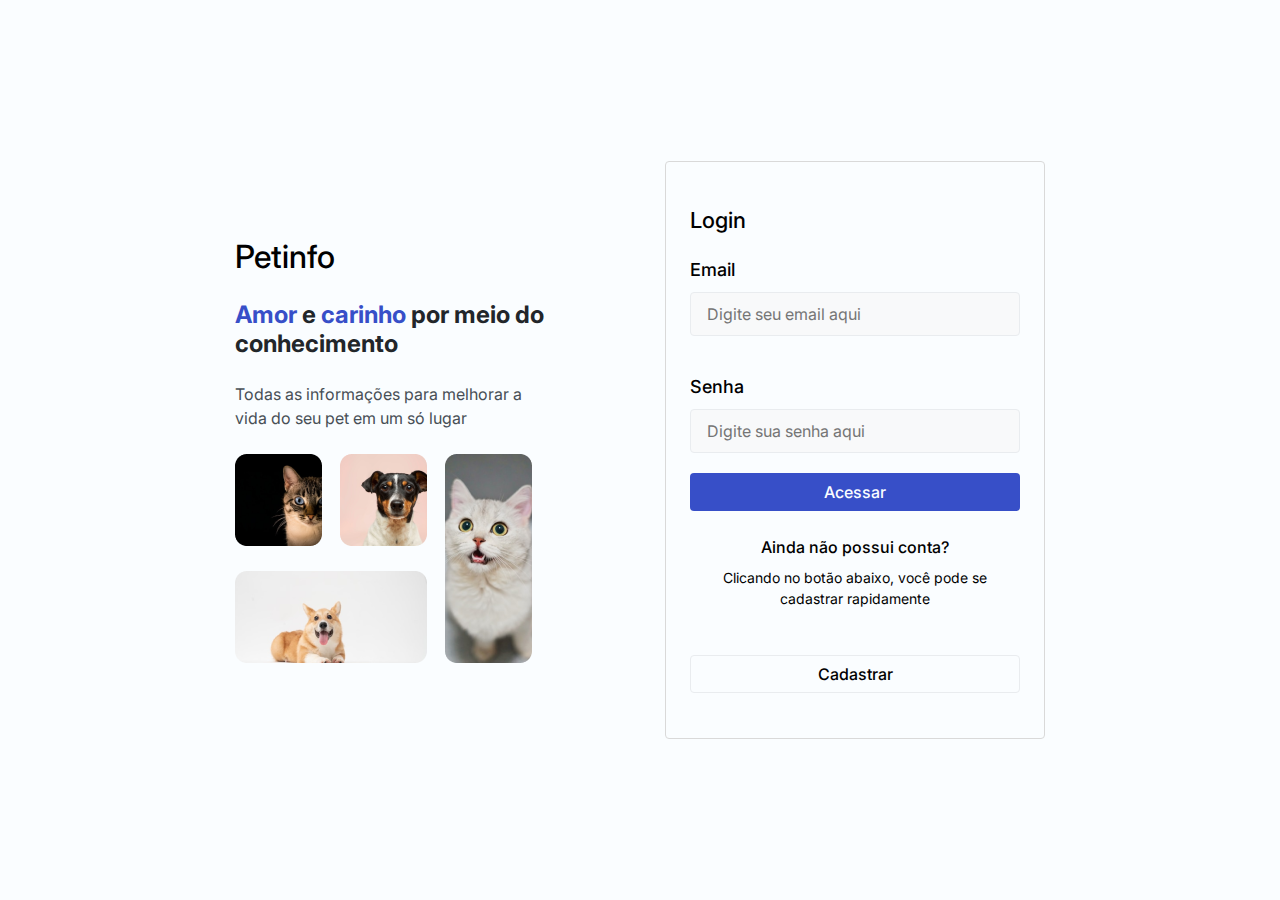
<file: index.html>
<!DOCTYPE html>
<html lang="pt-br">
<head>
  <meta charset="UTF-8">
  <meta http-equiv="X-UA-Compatible" content="IE=edge">
  <meta name="viewport" content="width=device-width, initial-scale=1.0">

  <link rel="stylesheet" href="./src/styles/globalStyles.css">
  <link rel="stylesheet" href="./src/styles/effects.css">
  <link rel="stylesheet" href="./src/styles/styles.css">
  <link rel="stylesheet" href="./src/styles/login.css">

  <title>Petinfo - Faça seu login</title>
</head>
<body>
  <div class="containerDiv">
    <header class="hContainer">
      <h1>Petinfo</h1>
      <h2><span>Amor</span> e <span>carinho</span> por meio do conhecimento</h2>
      <p>Todas as informações para melhorar a vida do seu pet em um só lugar</p>
      <figure class="imgDiv">
      <img src="./src/assets/img/login/pet1.png" alt="" class="petImg img1">
      <img src="./src/assets/img/login/pet2.png" alt="" class="petImg img2">
      <img src="./src/assets/img/login/pet3.png" alt="" class="petImg img3">
      <img src="./src/assets/img/login/pet4.png" alt="" class="petImg img4">
      </figure>
    </header>
    <main class="mContainer">
        <form class="registerForm">
  
          <h3>Login</h3>
          <label for="loginEmail" class="inputLabel">Email
            <input id="loginEmail" type="email" class="dataInput" placeholder="Digite seu email aqui">
          </label>
          <p class="emailMessage hidden">O Email está incorreto</p>
          <label for="loginPassword" class="inputLabel">Senha
            <input id="loginPassword" type="password" class="dataInput" placeholder="Digite sua senha aqui">
          </label>
          <p class="passwordMessage hidden">A senha está incorreta</p>

          <button class="submit" disabled>Acessar</button>
          <div class="accountQuestion">
            <span>Ainda não possui conta?</span>
            <p>Clicando no botão abaixo, você pode se cadastrar rapidamente</p>
          </div>
          <button class="goBackTo">Cadastrar</button>

        </form>
    </main>
  </div>
  <script type="module" src="./src/pages/login/index.js"></script>
</body>
</html>
</file>
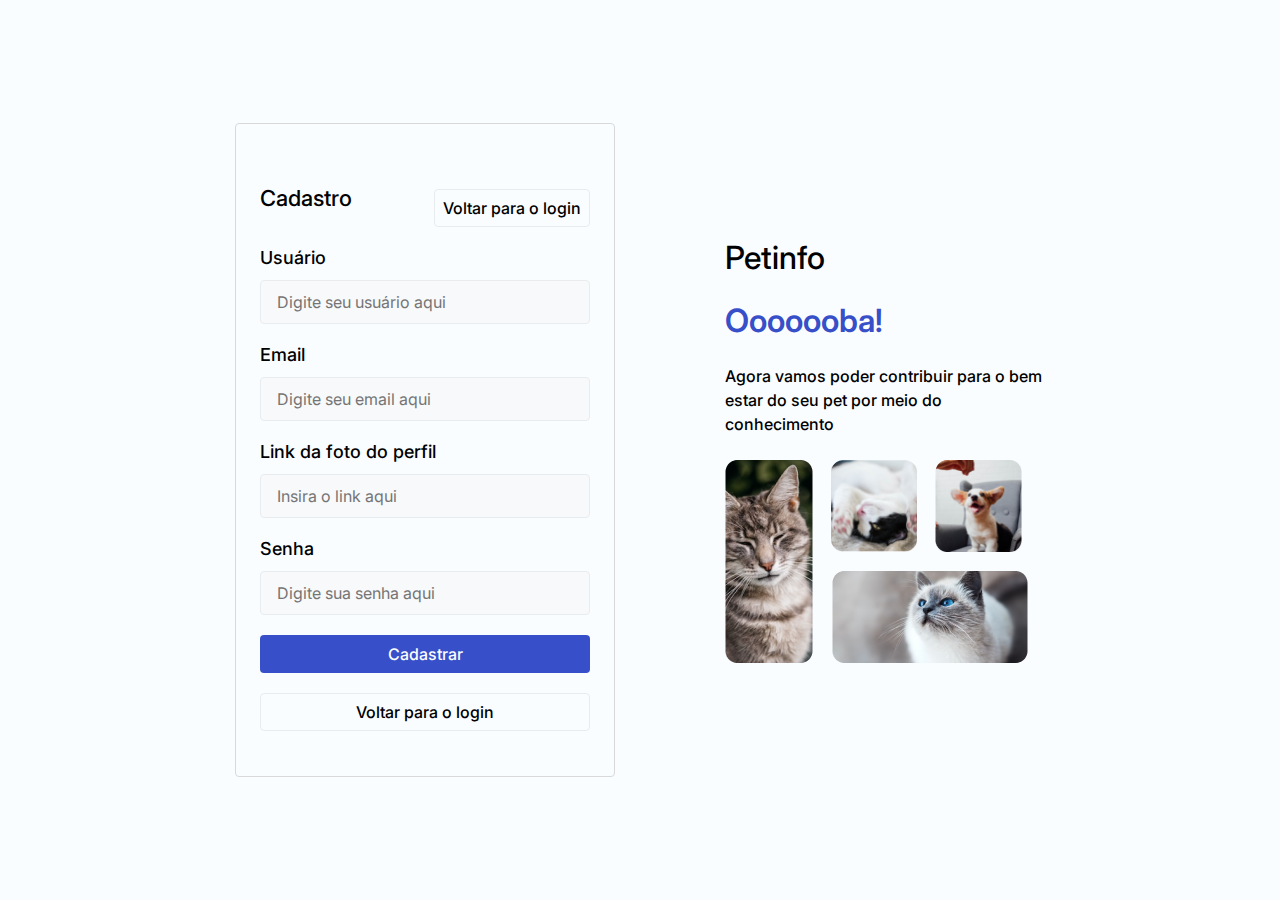
<file: src/pages/register/index.html>
<!DOCTYPE html>
<html lang="en">
<head>
  <meta charset="UTF-8">
  <meta http-equiv="X-UA-Compatible" content="IE=edge">
  <meta name="viewport" content="width=device-width, initial-scale=1.0">

  <link rel="stylesheet" href="../../styles/globalStyles.css">
  <link rel="stylesheet" href="../../styles/effects.css">
  <link rel="stylesheet" href="../../styles/styles.css">
  <link rel="stylesheet" href="../../styles/register.css">
  <link rel="stylesheet" href="../../styles/modal.css">

  <title>Petinfo - Cadastre-se</title>
</head>
<body>
  <div class="containerDiv">
    <header class="hContainer">
      <h1>Petinfo</h1>
      <h2>Ooooooba!</h2>
      <p>Agora vamos poder contribuir para o bem estar do seu pet por meio do conhecimento</p>
      <figure class="imgDiv">
        <img src="../../assets/img/register/pet1.png" alt="" class="petImg img1">
        <img src="../../assets/img/register/pet2.png" alt="" class="petImg img2">
        <img src="../../assets/img/register/pet3.png" alt="" class="petImg img3">
        <img src="../../assets/img/register/pet4.png" alt="" class="petImg img4">
      </figure>
    </header>
    <main class="mContainer">

      <form class="registerForm">
        <div class="formHeader">
          <h3>Cadastro</h3>
          <button class="goBackTo upperBtn">Voltar para o login</button>
        </div>
        <label for="user" class="inputLabel">Usuário
          <input id="user" type="text" class="dataInput" placeholder="Digite seu usuário aqui">
        </label>
        <label for="email" class="inputLabel">Email
          <input id="email" type="email" class="dataInput" placeholder="Digite seu email aqui">
        </label>
        <label for="avatar" class="inputLabel">Link da foto do perfil
          <input id="avatar" type="text" class="dataInput" placeholder="Insira o link aqui">
        </label>
        <label for="password" class="inputLabel">Senha
          <input id="password" type="password" class="dataInput" placeholder="Digite sua senha aqui">
        </label>
  
        <button class="submit" disabled>Cadastrar</button>
        <button class="goBackTo">Voltar para o login</button>
      </form>

      <div class="tooltipDiv success first hidden">
        <h3><img class="icon" src="../../assets/icons/accept.png"> Sua conta foi criada com sucesso!</h3>
        <p>Agora você pode acessar os conteúdos utilizando seu usuário e senha na página de login: <a class="pageRef" href="">Acessar página de login</a></p>
      </div>

      <div class="tooltipDiv fail first hidden">
        <h3><img class="icon" src="../../assets/icons/cancel.png">Algo deu errado!</h3>
        <p class="failMessage"></p>
      </div>

    </main>
  </div>
  <script type="module" src="./index.js"></script>
</body>
</html>
</file>
<file: src/styles/globalStyles.css>
@import url('https://fonts.googleapis.com/css2?family=Inter:wght@300;400;500;600&family=Nunito:wght@300;400;500;600;700&display=swap');

* {
  margin: 0;
  padding: 0;
  box-sizing: border-box;
}

:root {
  --brand100: hsl(230, 57%, 50%);
  --brand200: hsl(230, 68%, 54%);
  --gray100: hsl(210, 11%, 15%);
  --gray200: hsl(210, 10%, 23%);
  --gray300: hsl(210, 9%, 31%);
  --gray400: hsl(210, 7%, 56%);
  --gray500: hsl(210, 11%, 71%);
  --gray600: hsl(210, 16%, 93%);
  --gray700: hsl(210, 17%, 95%);
  --gray800: hsl(210, 17%, 98%);
  --gray900: hsl(200, 100%, 99%);
  --alert100: hsl(349, 57%, 50%);
  --alert200: hsl(349, 69%, 55%);
  --sucess100: hsl(162, 88%, 26%);
}

.hidden {
  display: none;
}

.noScroll {
  overflow-y: hidden;
}

body {
  width: 100vw;
  height: 100vh;
  font-family: "Inter", sans-serif;
  font-weight: 500;
  background-color: var(--gray900);
  overflow-x: hidden;
  display: flex;
  align-items: center;
}

/* Multiple styles */

/* Container and spacing */
.hContainer > h1, .hContainer > h2, .hContainer > p, .imgDiv {
  margin: 24px 0;
}

.containerDiv, .inputLabel, .dataInput, .submit, .goBackTo, .modalContainer {
  width: 100%;
}

.submit, .goBackTo, .createPost {
  height: 38px;
}

/* Colors */
.submit, .createPost, .savePost {
  background-color: var(--brand100);
  color: var(--gray900);
}

.hContainer h2, .hContainer > h2 > span, .accessPost {
  color: var(--brand100)
}

.formHeader > button, .goBackTo, .modalMain, .edit, .accessPost {
  background-color: var(--gray900);
}

/* Border and cursor */
.submit, .createPost, .savePost, .modalClose, .delete, .accessPost {
  border: none;
}

.registerForm, .formHeader > button, .dataInput, .submit, .goBackTo, .createPost, .modalClose, .tooltipDiv, .action {
  border-radius: 4px;
}

.formHeader > button, .dataInput, .goBackTo, .edit {
  border: 1px solid #E9ECEF;
}

/* Font and text */
.formHeader > button, .dataInput, .submit, .goBackTo, .createPost, .action, .accessPost {
  font-family: 'Inter', sans-serif;
  font-size: 16px;
}

.registerForm h3, .formHeader > button, .submit, .goBackTo, .createPost, .accountQuestion > span, .hContainer > h1, .action, .accessPost {
  font-weight: 500;
}

.accountQuestion > p, .hContainer > p, .postDescription {
  line-height: 150%;
}

/* Display */
.containerDiv, .postHeader, .formHeader, .imgDiv, .feedDiv, .modalContainer {
  display: flex;
}
</file>
<file: src/styles/effects.css>
@keyframes display {
  0% {
    transform: translateX(150%);
  }
  100% {
    transform: translateX(0);
  }
}

.loader{
  animation: rotate 1s  infinite linear;
}

@keyframes rotate {
  0% {
    transform: rotate(0deg);
  }
 100%{
  transform: rotate(360deg);
 }
}

@keyframes spawn {
  0% {
    opacity: 0%;
    transform: translateY(-50%);
  }
  100% {
    opacity: 100%;
    transform: translateY(0);
  }
}

@keyframes pop {
  0% {
    transform: scale(0.5) translateX(50%) translateY(-50%);
  }
  100% {
    transform: scale(1);
  }
}

.user:hover .dropdown {
  display: inline-block;
}
</file>
<file: src/styles/styles.css>
.containerDiv {
  max-width: 810px;
  margin: 0 auto;
  justify-content: space-between;
  align-items: center;
}

.registerForm {
  width: 380px;
  padding: 45px 24px;
  border: 1px solid #D9D9D9;
}

.registerForm h3 {
  font-size: 22px;
}

.inputLabel {
  display: inline-block;
  margin: 20px 0;
  font-size: 18px;
}

.dataInput {
  height: 44px;
  margin-top: 12px;
  padding: 0 16px;
  display: block;
  background: #F8F9FA;
}

.goBackTo {
  padding: 0 8px;
  margin-top: 20px;
}

.postHeader {
  margin-bottom: 25px;
  justify-content: space-between;
}

.postInfo {
  line-height: 200%;
}

.verticalLine {
  color: var(--gray600)
}

.postDate {
  color: var(--gray400)
}

.postDescription {
  margin: 20px 0;
}

.imgDiv {
  position: relative;
  gap: 18px;
}
</file>
<file: src/styles/login.css>
.containerDiv {
  flex-direction: row;
}

.hContainer {
  max-width: 390px;
}

.hContainer > h2 {
  color: var(--gray100)
}

.hContainer > p {
  max-width: 320px;
}

.formHeader > button {
  padding: 5px 8px;
}

.hContainer > p {
  color: var(--gray300);
  font-weight: 400;
}

.img1, .img2 {
  align-self: flex-start;
}

.img3 {
  position: absolute;
  left: 0%;
  top: 56%;
}

.img4 {
  position: static;
}

.accountQuestion {
  margin: 26px 0;
}

.accountQuestion > span {
  display: block;
}

.accountQuestion > p {
  font-weight: 400;
  font-size: 14px;
}

.accountQuestion > span, .accountQuestion > p {
  margin: 10px 0;
  text-align: center;
}

.registerForm > h3 {
  margin-bottom: 6px;
}

.emailMessage {
  margin-bottom: 6px;
}

.passwordMessage {
  margin-bottom: 26px;
}

.emailMessage, .passwordMessage {
  font-weight: 400;
  color: var(--alert100);
  animation: spawn 0.5s;
}

.error {
  border: 1px solid var(--alert100)
}
</file>
<file: src/styles/register.css>
.containerDiv {
  flex-direction: row-reverse;
}

.formHeader {
  margin-bottom: 6px;
  justify-content: space-between;
  align-items: center;
}

.hContainer {
  max-width: 320px;
}

.hContainer > h1 {
  font-size: 32px;
}

.hContainer > h2 {
  font-weight: 600;
  font-size: 32px;
  color: var(--brand100);
}

.img2, .img3 {
  height: 92px;
  align-self: flex-start;
}

.img4 {
  align-self: flex-end;
  position: relative;
  left: -65%;
}

.upperBtn {
  width: auto;
}
</file>
<file: src/styles/modal.css>
.modalContainer {
  height: 100%;
  background: rgba(30, 30, 30, 0.5);
  padding-top: 50px;
  position: fixed;
  top: 0;
  justify-content: center;
  align-items: flex-start;
}

.modalMain {
  width: 800px;
  max-height: 85%;
  padding: 30px 25px;
  border-radius: 8px;
  overflow-x: auto;
}

.modalClose {
  width: 38px;
  height: 32px;
  background-color: var(--gray600);
  color: var(--gray400);
  font-family:'Nunito', cursive;
  font-size: 16px;
  font-weight: 700;
}

.tooltipDiv {
  width: 450px;
  height: 125px;
  position: fixed;
  bottom: 25px;
  padding: 24px 26px;
  box-shadow: 0px 4px 30px -12px rgba(0, 0, 0, 0.3);
}

.first {
  right: 25px;
}

.show {
  animation: display 0.5s;
}

.icon {
  max-width: 24px;
  vertical-align: middle;
  margin-right: 10px;
}

.success > h3 {
  color: #00B44B;
}

.fail > h3 {
  color: #FF0059;
}

.success > h3, .fail > h3 {
  margin-bottom: 15px;
  font-size: 16px;
  font-weight: 500;
}

.success > p, .fail > p {
  font-size: 14px;
  font-weight: 400;
  line-height: 150%;
}

/* Mudanças de estilo */
.pubHeader {
  margin-bottom: 35px;
}

.inputLabel {
  display: flex;
  flex-direction: column;
}

textarea {
  resize: none;
}
</file>
